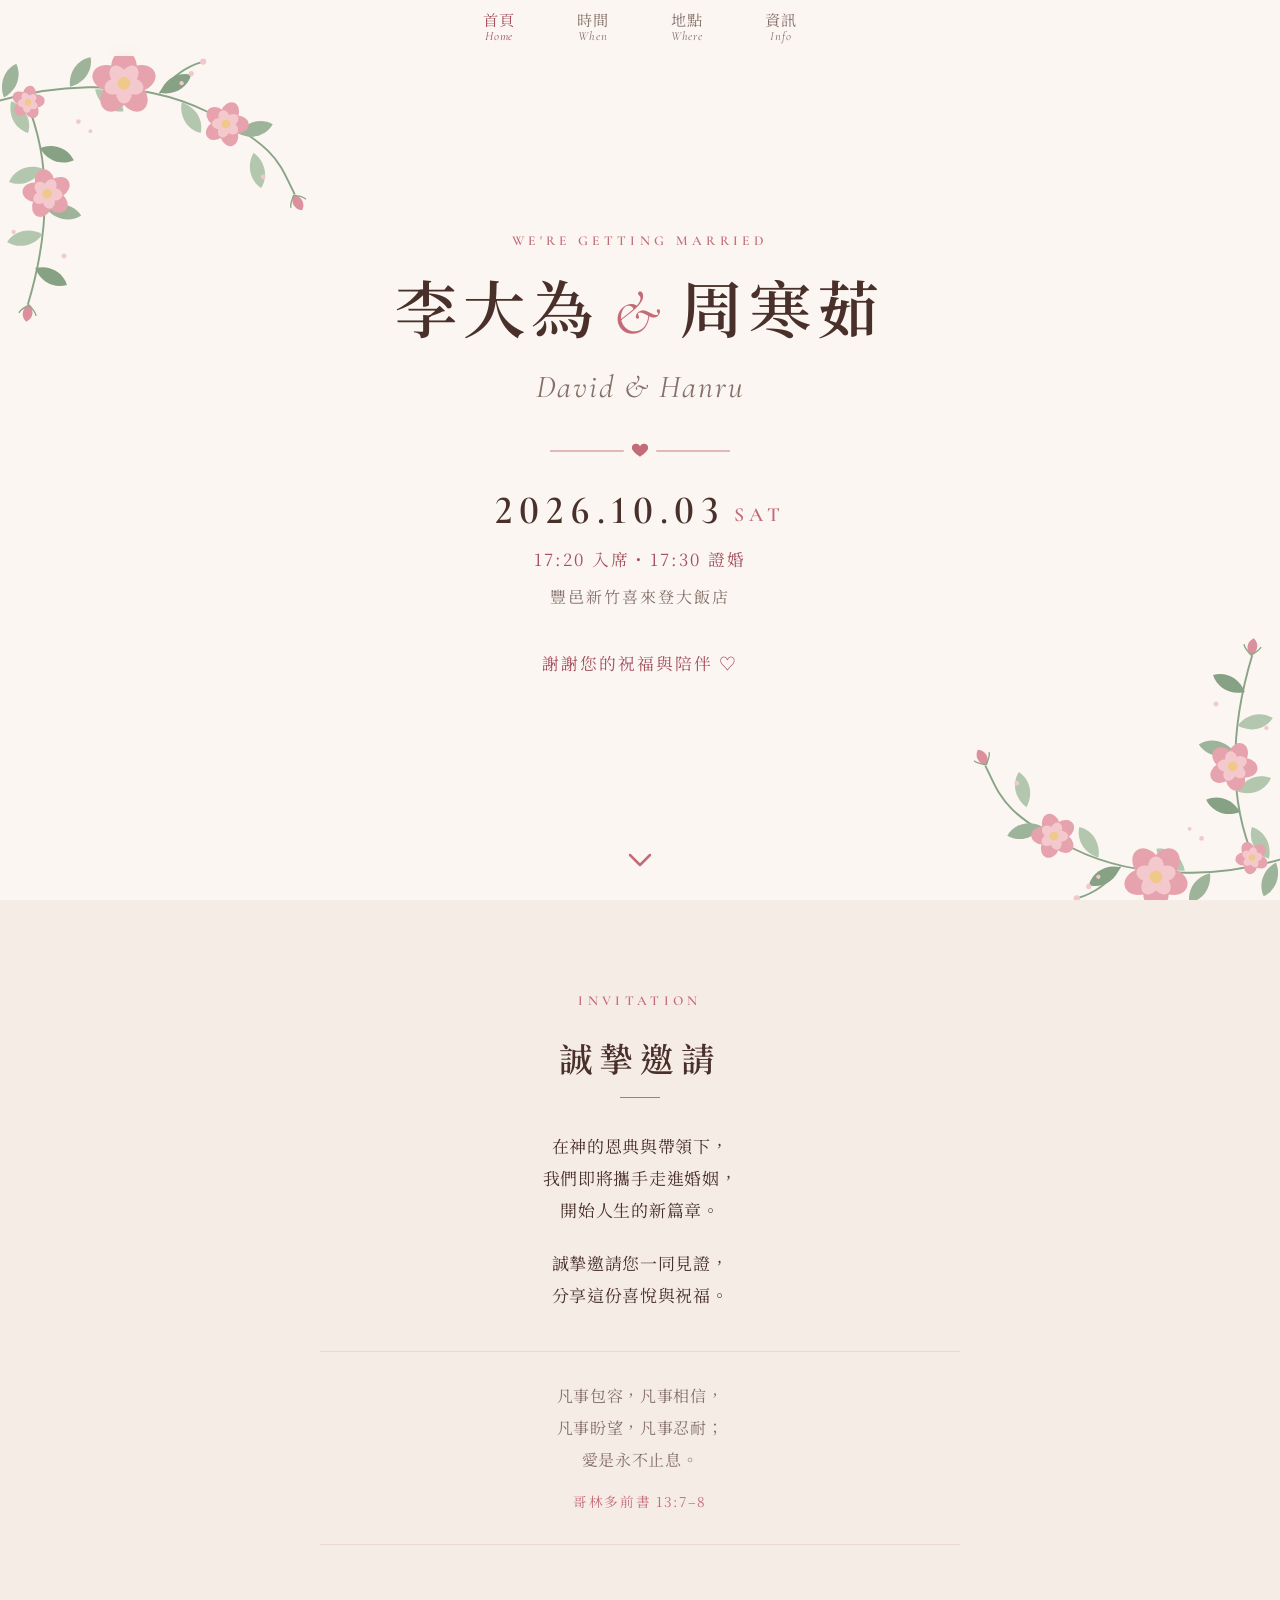
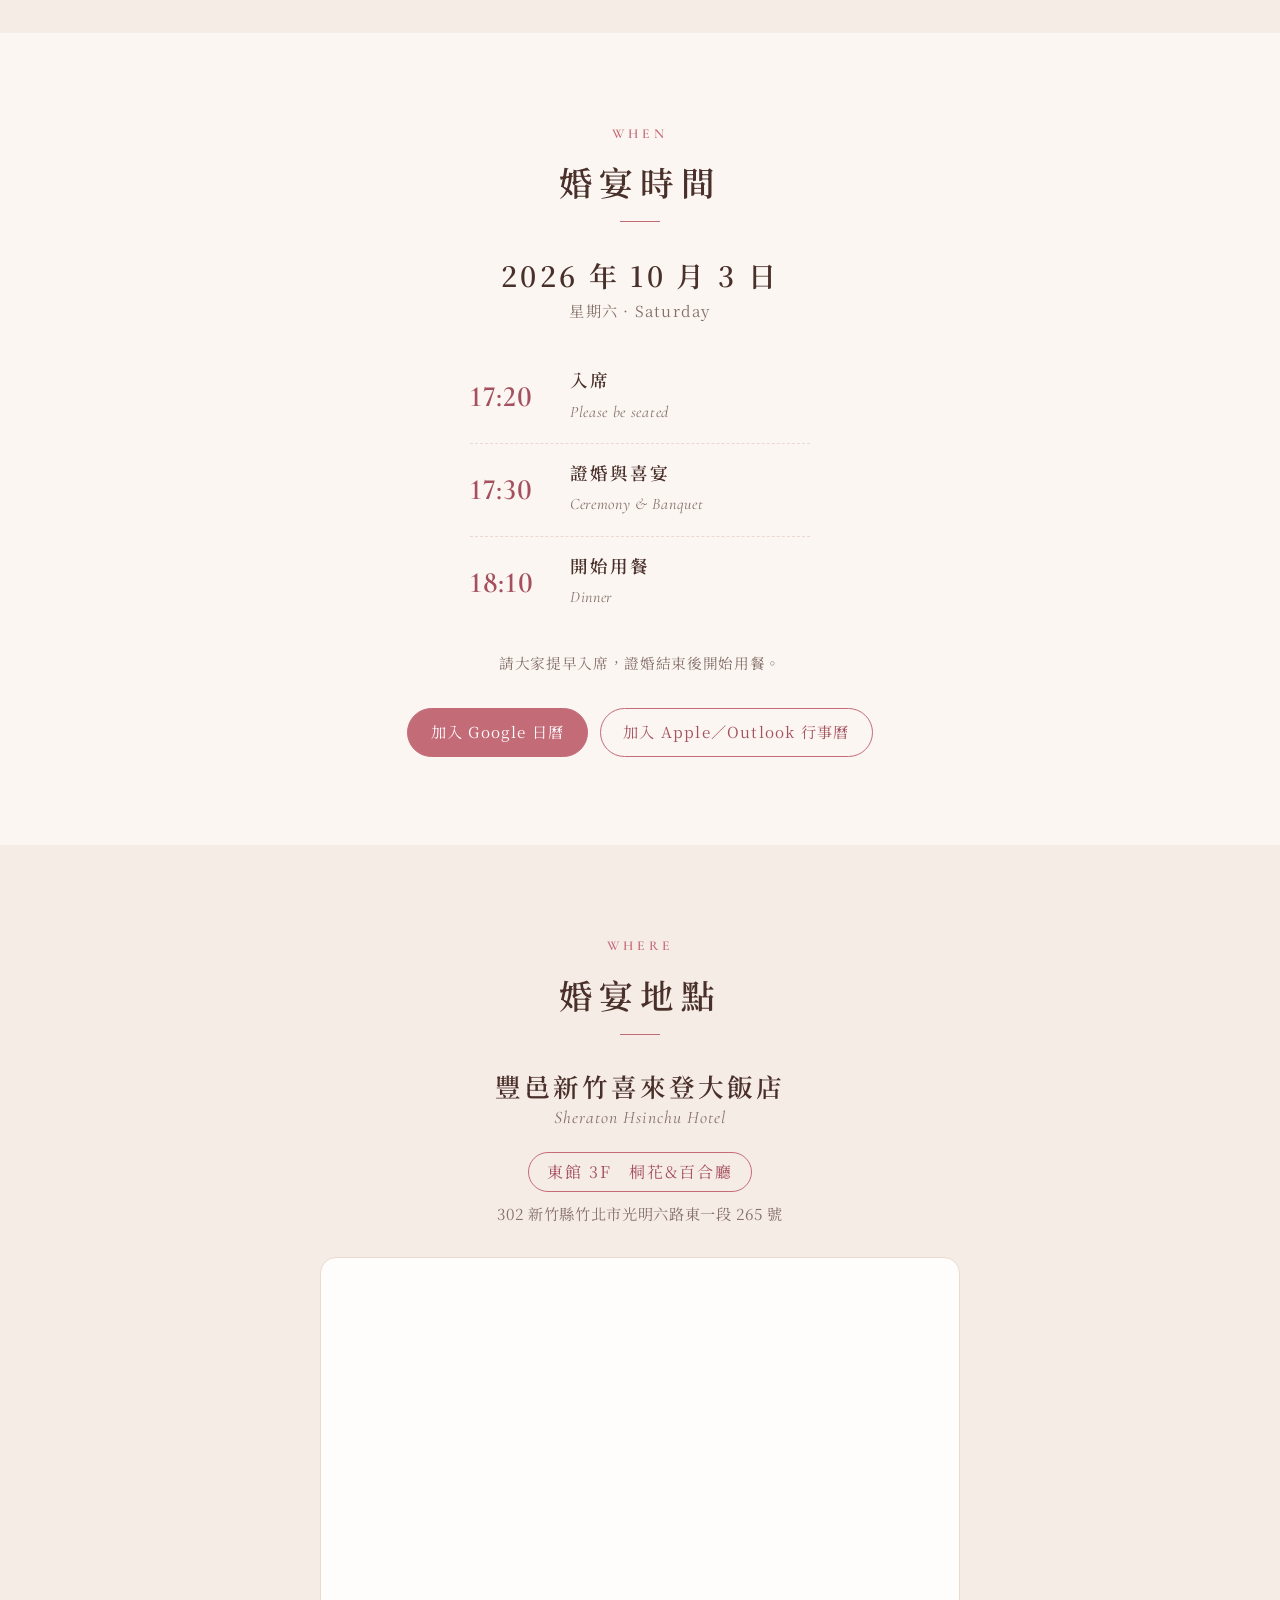
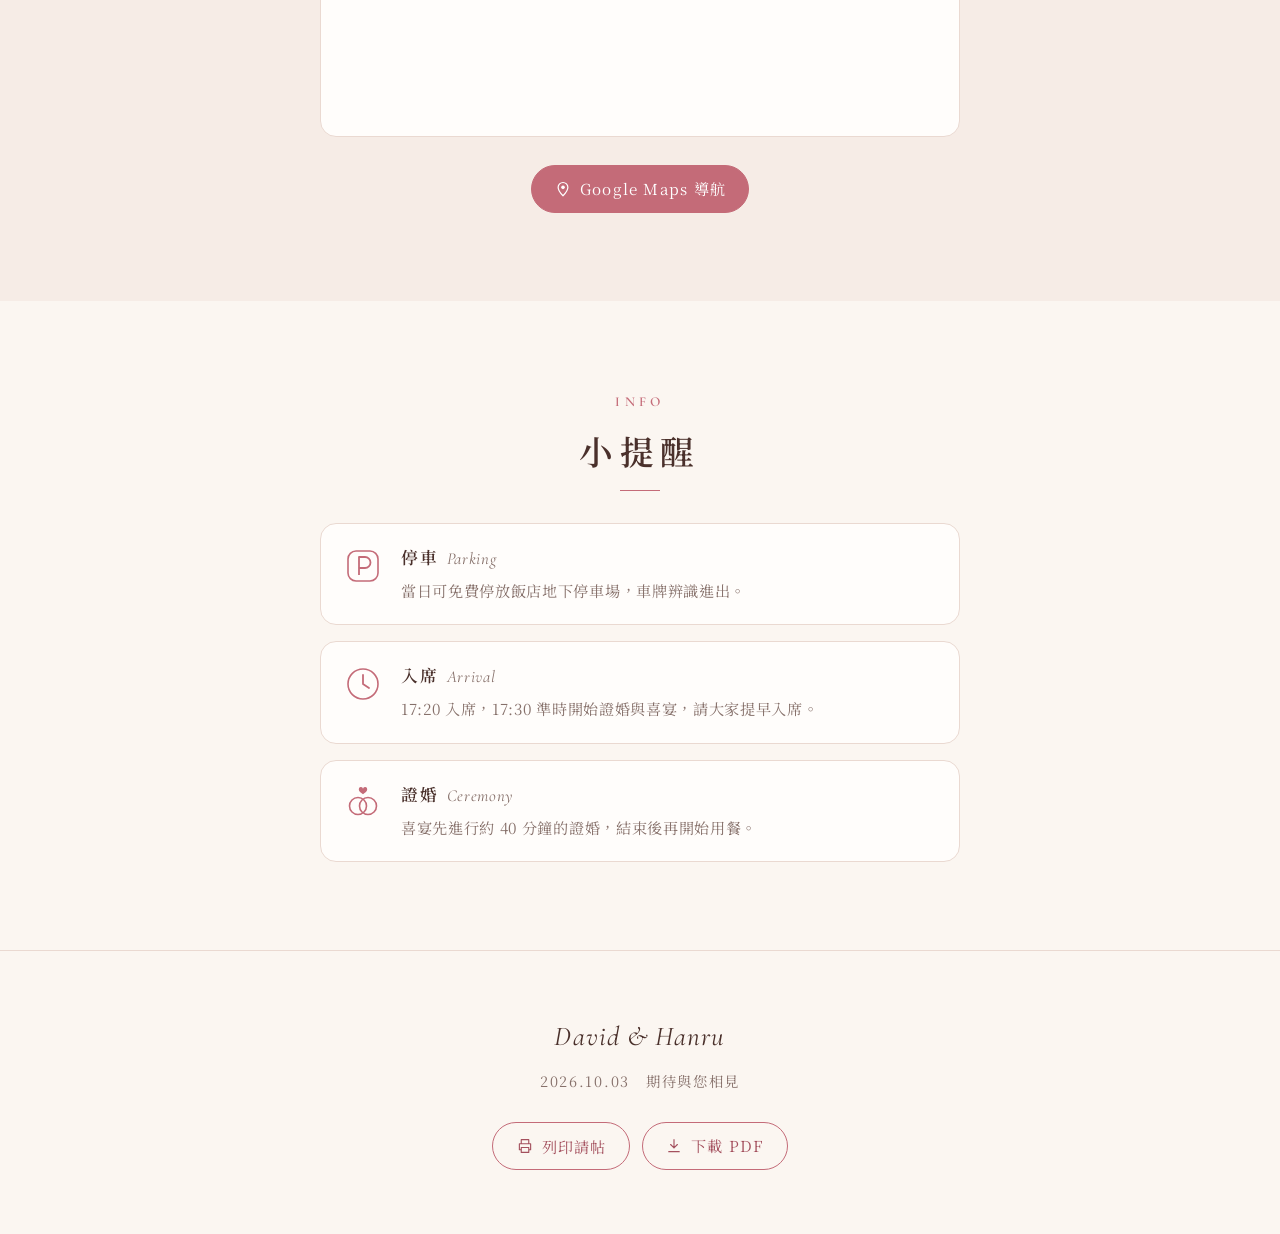
<file: index.html>
<!doctype html>
<html lang="zh-Hant-TW">
<head>
  <meta charset="utf-8">
  <meta name="viewport" content="width=device-width, initial-scale=1, viewport-fit=cover">
  <meta name="robots" content="noindex, nofollow">
  <meta name="theme-color" content="#fbf6f1">
  <title>李大為 &amp; 周寒茹 婚宴邀請｜David &amp; Hanru</title>
  <meta name="description" content="2026.10.03（六）17:20 入席、17:30 證婚，豐邑新竹喜來登大飯店 東館 3F 桐花&amp;百合廳。誠摯邀請您一同見證我們的婚禮。">

  <meta property="og:type" content="website">
  <meta property="og:url" content="https://freya-and-david.github.io/Taiwan-Wedding-2026-10-03/">
  <meta property="og:title" content="李大為 &amp; 周寒茹 婚宴邀請">
  <meta property="og:description" content="2026.10.03（六）17:20 入席、17:30 證婚｜豐邑新竹喜來登大飯店">
  <meta property="og:image" content="https://freya-and-david.github.io/Taiwan-Wedding-2026-10-03/assets/img/og-image.png">
  <meta property="og:image:width" content="1200">
  <meta property="og:image:height" content="630">
  <meta name="twitter:card" content="summary_large_image">

  <link rel="icon" href="assets/img/favicon.svg" type="image/svg+xml">
  <link rel="preconnect" href="https://fonts.googleapis.com">
  <link rel="preconnect" href="https://fonts.gstatic.com" crossorigin>
  <link rel="stylesheet" href="https://fonts.googleapis.com/css2?family=Cormorant+Garamond:ital,wght@0,500;0,600;1,400;1,500&amp;family=Noto+Serif+TC:wght@400;600&amp;display=swap">
  <link rel="stylesheet" href="assets/css/style.css">
  <script>document.documentElement.classList.add('js')</script>
</head>
<body>
  <header class="nav" id="nav">
    <nav aria-label="主選單">
      <ul>
        <li><a href="#home">首頁<small>Home</small></a></li>
        <li><a href="#when">時間<small>When</small></a></li>
        <li><a href="#where">地點<small>Where</small></a></li>
        <li><a href="#info">資訊<small>Info</small></a></li>
      </ul>
    </nav>
  </header>

  <main>
    <section id="home" class="hero">
      <img class="floral floral--tl" src="assets/img/floral.svg" alt="">
      <img class="floral floral--br" src="assets/img/floral.svg" alt="">

      <div class="hero-inner">
        <p class="eyebrow">We're getting married</p>
        <h1 class="names">李大為<span class="amp">&amp;</span>周寒茹</h1>
        <p class="names-en">David &amp; Hanru</p>

        <svg class="divider" viewBox="0 0 200 20" aria-hidden="true">
          <path d="M0 10h82M118 10h82" stroke="currentColor" stroke-width="1"/>
          <path d="M100 16.5c-5-3.6-9-6.6-9-10a4.6 4.6 0 0 1 9-1.4 4.6 4.6 0 0 1 9 1.4c0 3.4-4 6.4-9 10z" fill="currentColor"/>
        </svg>

        <p class="hero-date"><time datetime="2026-10-03T17:30+08:00">2026.10.03</time><span>SAT</span></p>
        <p class="hero-time">17:20 入席・17:30 證婚</p>
        <p class="hero-venue">豐邑新竹喜來登大飯店</p>

        <div class="countdown" id="countdown" role="timer" aria-label="距離婚宴倒數">
          <div><span data-unit="days">--</span><small>天</small></div>
          <div><span data-unit="hours">--</span><small>時</small></div>
          <div><span data-unit="minutes">--</span><small>分</small></div>
          <div><span data-unit="seconds">--</span><small>秒</small></div>
        </div>
        <p class="countdown-msg" id="countdown-msg" hidden></p>
      </div>

      <a class="scroll-cue" href="#invite" aria-label="往下看邀請">
        <svg viewBox="0 0 24 24" aria-hidden="true"><path d="M6 9l6 6 6-6" fill="none" stroke="currentColor" stroke-width="1.5" stroke-linecap="round" stroke-linejoin="round"/></svg>
      </a>
    </section>

    <section id="invite" class="section section--alt invite">
      <div class="reveal">
        <p class="eyebrow">Invitation</p>
        <h2>誠摯邀請</h2>
        <p>在神的恩典與帶領下，<br>我們即將攜手走進婚姻，<br>開始人生的新篇章。</p>
        <p>誠摯邀請您一同見證，<br>分享這份喜悅與祝福。</p>
        <blockquote class="verse">
          凡事包容，凡事相信，<br>凡事盼望，凡事忍耐；<br>愛是永不止息。
          <cite>哥林多前書 13:7–8</cite>
        </blockquote>
      </div>
    </section>

    <section id="when" class="section when">
      <div class="reveal">
        <p class="eyebrow">When</p>
        <h2>婚宴時間</h2>
        <p class="big-date">2026 年 10 月 3 日<span>星期六 · Saturday</span></p>
        <ol class="timeline">
          <li><time datetime="2026-10-03T17:20+08:00">17:20</time><div><strong>入席</strong><span>Please be seated</span></div></li>
          <li><time datetime="2026-10-03T17:30+08:00">17:30</time><div><strong>證婚與喜宴</strong><span>Ceremony &amp; Banquet</span></div></li>
          <li><time datetime="2026-10-03T18:10+08:00">18:10</time><div><strong>開始用餐</strong><span>Dinner</span></div></li>
        </ol>
        <p class="timeline-note">請大家提早入席，證婚結束後開始用餐。</p>
        <div class="actions">
          <a class="btn" href="https://calendar.google.com/calendar/render?action=TEMPLATE&amp;text=%E6%9D%8E%E5%A4%A7%E7%82%BA%20%26%20%E5%91%A8%E5%AF%92%E8%8C%B9%20%E5%A9%9A%E5%AE%B4&amp;dates=20261003T092000Z%2F20261003T133000Z&amp;ctz=Asia%2FTaipei&amp;location=%E8%B1%90%E9%82%91%E6%96%B0%E7%AB%B9%E5%96%9C%E4%BE%86%E7%99%BB%E5%A4%A7%E9%A3%AF%E5%BA%97%20%E6%9D%B1%E9%A4%A83F%20%E6%A1%90%E8%8A%B1%26%E7%99%BE%E5%90%88%E5%BB%B3%2C%20302%E6%96%B0%E7%AB%B9%E7%B8%A3%E7%AB%B9%E5%8C%97%E5%B8%82%E5%85%89%E6%98%8E%E5%85%AD%E8%B7%AF%E6%9D%B1%E4%B8%80%E6%AE%B5265%E8%99%9F&amp;details=17%3A20%20%E5%85%A5%E5%B8%AD%0A17%3A30%20%E8%AD%89%E5%A9%9A%E8%88%87%E5%96%9C%E5%AE%B4%0A18%3A10%20%E9%96%8B%E5%A7%8B%E7%94%A8%E9%A4%90%0A%0A%E9%9B%BB%E5%AD%90%E8%AB%8B%E5%B8%96%EF%BC%9Ahttps%3A%2F%2Ffreya-and-david.github.io%2FTaiwan-Wedding-2026-10-03%2F" target="_blank" rel="noopener">加入 Google 日曆</a>
          <a class="btn btn--ghost" href="wedding.ics" download="David-Hanru-Wedding.ics">加入 Apple／Outlook 行事曆</a>
        </div>
      </div>
    </section>

    <section id="where" class="section section--alt where">
      <div class="reveal">
        <p class="eyebrow">Where</p>
        <h2>婚宴地點</h2>
        <p class="venue-name">豐邑新竹喜來登大飯店<span>Sheraton Hsinchu Hotel</span></p>
        <p class="venue-hall">東館 3F　桐花&amp;百合廳</p>
        <address>302 新竹縣竹北市光明六路東一段 265 號</address>
        <div class="map">
          <iframe src="https://www.google.com/maps?q=%E6%96%B0%E7%AB%B9%E5%96%9C%E4%BE%86%E7%99%BB%E5%A4%A7%E9%A3%AF%E5%BA%97&amp;hl=zh-TW&amp;z=16&amp;output=embed" title="豐邑新竹喜來登大飯店地圖" loading="lazy" referrerpolicy="no-referrer-when-downgrade" allowfullscreen></iframe>
        </div>
        <div class="actions">
          <a class="btn" href="https://maps.app.goo.gl/3fV4T5KFvvnu1m119" target="_blank" rel="noopener">
            <svg viewBox="0 0 24 24" aria-hidden="true"><path d="M12 21s-6.5-6.2-6.5-11.2a6.5 6.5 0 0 1 13 0C18.5 14.8 12 21 12 21z" fill="none" stroke="currentColor" stroke-width="1.6"/><circle cx="12" cy="9.8" r="2.4" fill="currentColor"/></svg>
            Google Maps 導航
          </a>
        </div>
      </div>
    </section>

    <section id="info" class="section info">
      <div class="reveal">
        <p class="eyebrow">Info</p>
        <h2>小提醒</h2>
        <ul class="info-list">
          <li>
            <svg viewBox="0 0 44 44" aria-hidden="true"><rect x="7" y="7" width="30" height="30" rx="8" fill="none" stroke="currentColor" stroke-width="1.6"/><path d="M18 31V13h6a5.5 5.5 0 0 1 0 11h-6" fill="none" stroke="currentColor" stroke-width="1.8" stroke-linejoin="round"/></svg>
            <div>
              <h3>停車<span>Parking</span></h3>
              <p>當日可免費停放飯店地下停車場，車牌辨識進出。</p>
            </div>
          </li>
          <li>
            <svg viewBox="0 0 44 44" aria-hidden="true"><circle cx="22" cy="22" r="15" fill="none" stroke="currentColor" stroke-width="1.6"/><path d="M22 13v9l6 4" fill="none" stroke="currentColor" stroke-width="1.8" stroke-linecap="round" stroke-linejoin="round"/></svg>
            <div>
              <h3>入席<span>Arrival</span></h3>
              <p>17:20 入席，17:30 準時開始證婚與喜宴，請大家提早入席。</p>
            </div>
          </li>
          <li>
            <svg viewBox="0 0 44 44" aria-hidden="true"><circle cx="17" cy="25" r="8.5" fill="none" stroke="currentColor" stroke-width="1.6"/><circle cx="27" cy="25" r="8.5" fill="none" stroke="currentColor" stroke-width="1.6"/><path d="M22 13.2c-2.3-1.7-4.2-3.1-4.2-4.8a2.1 2.1 0 0 1 4.2-.6 2.1 2.1 0 0 1 4.2.6c0 1.7-1.9 3.1-4.2 4.8z" fill="currentColor"/></svg>
            <div>
              <h3>證婚<span>Ceremony</span></h3>
              <p>喜宴先進行約 40 分鐘的證婚，結束後再開始用餐。</p>
            </div>
          </li>
        </ul>
      </div>
    </section>
  </main>

  <footer class="footer">
    <div class="print-qr print-only">
      <img src="assets/img/qr.svg" alt="電子請帖 QR Code">
      <p>掃描查看地圖與最新資訊</p>
    </div>
    <div>
      <p class="sig">David &amp; Hanru</p>
      <p>2026.10.03　期待與您相見</p>
    </div>
    <div class="actions keepsake">
      <button type="button" class="btn btn--ghost" id="print-btn">
        <svg viewBox="0 0 24 24" aria-hidden="true"><path d="M7 9V3.5h10V9M7 17H4.5V9h15v8H17M7 14h10v6.5H7z" fill="none" stroke="currentColor" stroke-width="1.5" stroke-linejoin="round"/></svg>
        列印請帖
      </button>
      <a class="btn btn--ghost" href="invitation.pdf" download="David-Hanru-Wedding-Invitation.pdf">
        <svg viewBox="0 0 24 24" aria-hidden="true"><path d="M12 3.5v11M7.5 10l4.5 4.5 4.5-4.5M5 19.5h14" fill="none" stroke="currentColor" stroke-width="1.5" stroke-linecap="round" stroke-linejoin="round"/></svg>
        下載 PDF
      </a>
    </div>
  </footer>

  <script src="assets/js/main.js" defer></script>
</body>
</html>
</file>
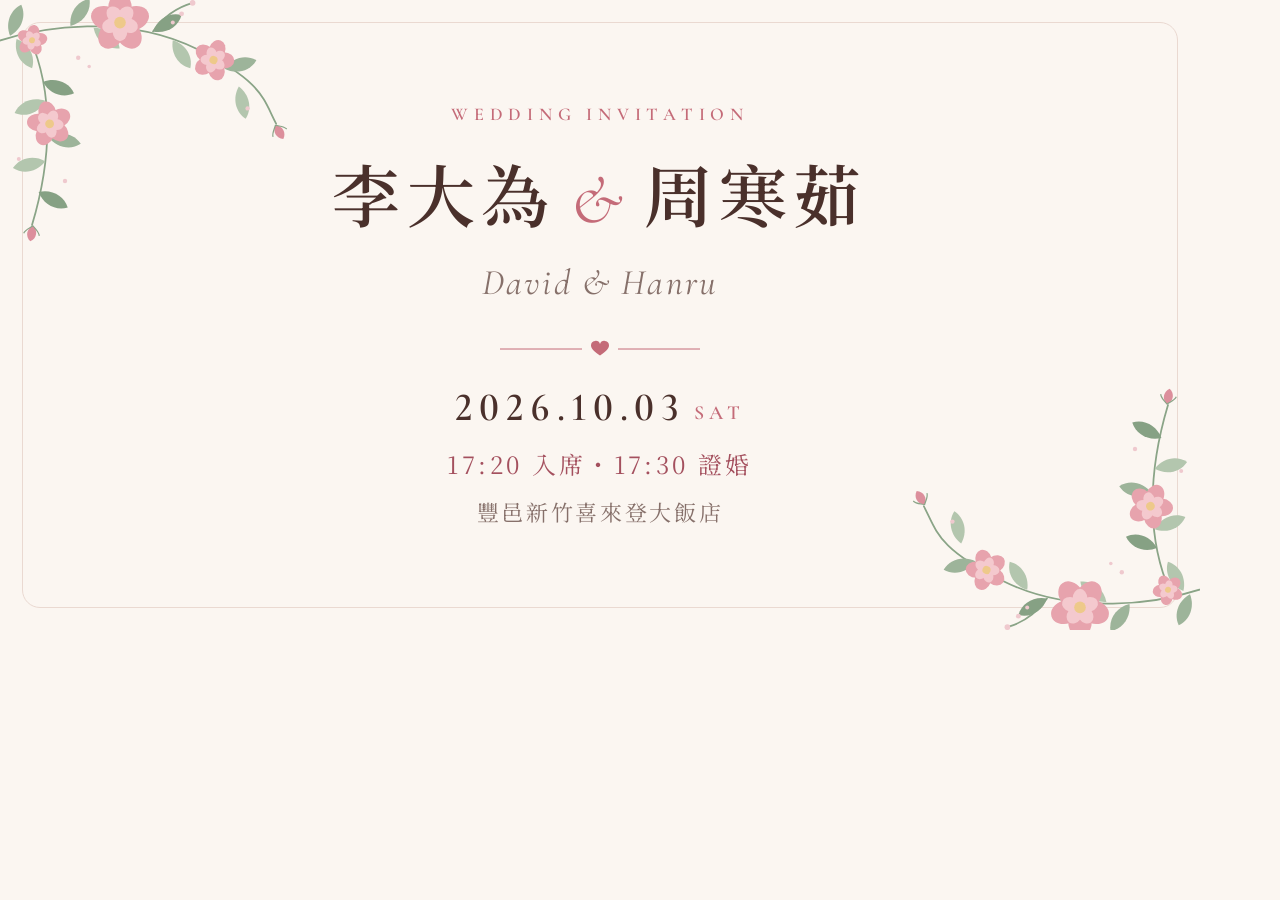
<file: og.html>
<!doctype html>
<!-- 分享預覽圖模板：以 1200×630 截圖成 assets/img/og-image.png（做法見 README） -->
<html lang="zh-Hant-TW">
<head>
  <meta charset="utf-8">
  <meta name="robots" content="noindex, nofollow">
  <title>OG image</title>
  <link rel="stylesheet" href="https://fonts.googleapis.com/css2?family=Cormorant+Garamond:ital,wght@0,500;0,600;1,400&amp;family=Noto+Serif+TC:wght@400;600&amp;display=block">
  <link rel="stylesheet" href="assets/css/style.css">
  <style>
    html, body { width: 1200px; height: 630px; margin: 0; overflow: hidden; }
    .card {
      position: relative;
      width: 1200px;
      height: 630px;
      display: flex;
      flex-direction: column;
      align-items: center;
      justify-content: center;
      text-align: center;
      background: var(--bg);
    }
    .card::before {
      content: "";
      position: absolute;
      inset: 22px;
      border: 1px solid var(--line);
      border-radius: 18px;
    }
    .card .floral { width: 330px; }
    .card .floral--tl { top: -6px; left: -12px; }
    .card .floral--br { right: -12px; bottom: -6px; }
    .card .eyebrow { font-size: 18px; margin-bottom: 18px; }
    .card .names { font-size: 68px; }
    .card .names-en { font-size: 36px; }
    .card .divider { width: 200px; margin: 22px auto; }
    .card .hero-date { font-size: 40px; }
    .card .hero-time { font-size: 24px; margin-top: 8px; }
    .card .hero-venue { font-size: 22px; margin-top: 4px; }
  </style>
</head>
<body>
  <div class="card">
    <img class="floral floral--tl" src="assets/img/floral.svg" alt="">
    <img class="floral floral--br" src="assets/img/floral.svg" alt="">
    <p class="eyebrow">Wedding Invitation</p>
    <h1 class="names">李大為<span class="amp">&amp;</span>周寒茹</h1>
    <p class="names-en">David &amp; Hanru</p>
    <svg class="divider" viewBox="0 0 200 20" aria-hidden="true">
      <path d="M0 10h82M118 10h82" stroke="currentColor" stroke-width="1"/>
      <path d="M100 16.5c-5-3.6-9-6.6-9-10a4.6 4.6 0 0 1 9-1.4 4.6 4.6 0 0 1 9 1.4c0 3.4-4 6.4-9 10z" fill="currentColor"/>
    </svg>
    <p class="hero-date">2026.10.03<span>SAT</span></p>
    <p class="hero-time">17:20 入席・17:30 證婚</p>
    <p class="hero-venue">豐邑新竹喜來登大飯店</p>
  </div>
</body>
</html>
</file>
<file: assets/css/style.css>
:root {
  --bg: #fbf6f1;
  --bg-alt: #f6ece6;
  --surface: #fffdfb;
  --text: #4a302b;
  --muted: #86706a;
  --rose: #c46b78;
  --rose-deep: #a4505e;
  --line: #ead9d1;
  --serif-tc: "Noto Serif TC", "Songti TC", "PMingLiU", serif;
  --serif-en: "Cormorant Garamond", "Times New Roman", serif;
  --nav-h: 56px;
  color-scheme: light;
}

* { box-sizing: border-box; }

html {
  scroll-behavior: smooth;
  scroll-padding-top: var(--nav-h);
  -webkit-text-size-adjust: 100%;
}

body {
  margin: 0;
  background: var(--bg);
  color: var(--text);
  font-family: var(--serif-tc);
  font-size: 17px;
  line-height: 1.9;
  letter-spacing: .04em;
  -webkit-font-smoothing: antialiased;
}

img, svg, iframe { display: block; max-width: 100%; }
a { color: inherit; }

/* ---------- Nav ---------- */

.nav {
  position: fixed;
  inset: 0 0 auto;
  z-index: 10;
  height: var(--nav-h);
  display: flex;
  align-items: center;
  justify-content: center;
  padding-top: env(safe-area-inset-top);
  background: rgba(251, 246, 241, .85);
  -webkit-backdrop-filter: saturate(1.4) blur(10px);
  backdrop-filter: saturate(1.4) blur(10px);
  border-bottom: 1px solid transparent;
  transition: border-color .3s;
}
.nav.is-scrolled { border-bottom-color: var(--line); }

.nav ul {
  display: flex;
  gap: clamp(.25rem, 3vw, 2.5rem);
  list-style: none;
  margin: 0;
  padding: 0 16px;
}

.nav a {
  display: flex;
  flex-direction: column;
  align-items: center;
  padding: 4px 12px;
  line-height: 1.25;
  font-size: .95rem;
  color: var(--muted);
  text-decoration: none;
  transition: color .2s;
}
.nav a small {
  font-family: var(--serif-en);
  font-style: italic;
  font-size: .78rem;
  letter-spacing: .06em;
}
.nav a:hover,
.nav a.is-active { color: var(--rose-deep); }

/* ---------- Shared ---------- */

.eyebrow {
  margin: 0 0 .75rem;
  font-family: var(--serif-en);
  font-size: .85rem;
  font-weight: 600;
  letter-spacing: .32em;
  text-transform: uppercase;
  color: var(--rose);
}

.btn {
  display: inline-flex;
  align-items: center;
  justify-content: center;
  gap: .5rem;
  min-height: 46px;
  padding: .55rem 1.4rem;
  border: 1px solid var(--rose);
  border-radius: 999px;
  background: var(--rose);
  color: #fff;
  font-size: .95rem;
  letter-spacing: .08em;
  text-decoration: none;
  transition: background .2s, border-color .2s, color .2s;
}
button.btn { font-family: inherit; cursor: pointer; }
.btn svg { width: 18px; height: 18px; }
.btn:hover { background: var(--rose-deep); border-color: var(--rose-deep); }
.btn--ghost { background: transparent; color: var(--rose-deep); }
.btn--ghost:hover { background: var(--rose); color: #fff; }

a:focus-visible {
  outline: 2px solid var(--rose-deep);
  outline-offset: 3px;
  border-radius: 6px;
}

.actions {
  display: flex;
  flex-wrap: wrap;
  justify-content: center;
  gap: .75rem;
}

/* ---------- Hero ---------- */

.hero {
  position: relative;
  min-height: 100vh;
  min-height: 100svh;
  display: flex;
  flex-direction: column;
  align-items: center;
  justify-content: center;
  padding: calc(var(--nav-h) + 40px) 16px 88px;
  text-align: center;
  overflow: hidden;
}

/* 放 assets/img/hero.jpg 之後，在 hero section 加上 has-photo class */
.hero.has-photo {
  background:
    linear-gradient(rgba(251, 246, 241, .78), rgba(251, 246, 241, .9)),
    url("../img/hero.jpg") center / cover no-repeat;
}

.hero-inner { position: relative; z-index: 1; }

.floral {
  position: absolute;
  width: clamp(170px, 44vw, 360px);
  pointer-events: none;
  user-select: none;
}
.floral--tl { top: calc(var(--nav-h) - 4px); left: -20px; }
.floral--br { right: -20px; bottom: -8px; transform: rotate(180deg); }

.names {
  margin: 0;
  font-size: clamp(2.1rem, 9vw, 3.9rem);
  font-weight: 600;
  line-height: 1.3;
  letter-spacing: .1em;
}
.names .amp {
  margin: 0 .22em;
  font-family: var(--serif-en);
  font-style: italic;
  font-weight: 400;
  color: var(--rose);
}

.names-en {
  margin: .2rem 0 0;
  font-family: var(--serif-en);
  font-style: italic;
  font-size: clamp(1.45rem, 5.5vw, 2rem);
  letter-spacing: .06em;
  color: var(--muted);
}

.divider {
  width: 180px;
  margin: 1.5rem auto;
  color: var(--rose);
}

.hero-date {
  margin: 0;
  font-family: var(--serif-en);
  font-size: clamp(1.7rem, 7vw, 2.5rem);
  font-weight: 600;
  font-variant-numeric: lining-nums;
  letter-spacing: .16em;
  line-height: 1.3;
}
.hero-date span {
  margin-left: .5em;
  font-size: .5em;
  letter-spacing: .25em;
  color: var(--rose);
  vertical-align: middle;
}

.hero-time {
  margin: .5rem 0 0;
  font-size: 1.05rem;
  letter-spacing: .14em;
  color: var(--rose-deep);
}

.hero-venue {
  margin: .4rem 0 0;
  font-size: 1rem;
  letter-spacing: .12em;
  color: var(--muted);
}

.countdown {
  display: flex;
  justify-content: center;
  gap: clamp(.5rem, 3vw, 1rem);
  margin-top: 2.25rem;
}
.countdown[hidden] { display: none; }
.countdown div {
  display: flex;
  flex-direction: column;
  align-items: center;
  min-width: 66px;
  padding: .55rem .4rem .45rem;
  border: 1px solid var(--line);
  border-radius: 14px;
  background: var(--surface);
}
.countdown span {
  font-family: var(--serif-en);
  font-size: 1.9rem;
  font-weight: 600;
  font-variant-numeric: lining-nums tabular-nums;
  line-height: 1.15;
  color: var(--rose-deep);
}
.countdown small {
  font-size: .75rem;
  line-height: 1.5;
  color: var(--muted);
}

.countdown-msg {
  margin: 2.25rem 0 0;
  font-size: 1.05rem;
  letter-spacing: .12em;
  color: var(--rose-deep);
}

.scroll-cue {
  position: absolute;
  bottom: 20px;
  left: 50%;
  z-index: 1;
  width: 40px;
  height: 40px;
  margin-left: -20px;
  color: var(--rose);
  animation: bob 2.4s ease-in-out infinite;
}
@keyframes bob {
  0%, 100% { transform: translateY(0); }
  50% { transform: translateY(6px); }
}

/* ---------- Sections ---------- */

.section {
  padding: 88px 16px;
  text-align: center;
}
.section--alt { background: var(--bg-alt); }
.section > div { max-width: 640px; margin: 0 auto; }

.section h2 {
  margin: 0 0 2rem;
  font-size: clamp(1.6rem, 6vw, 2.1rem);
  font-weight: 600;
  letter-spacing: .2em;
  line-height: 1.4;
}
.section h2::after {
  content: "";
  display: block;
  width: 40px;
  height: 1px;
  margin: 1rem auto 0;
  background: var(--rose);
}

/* Invitation */
.invite p { margin: 0 0 1.25rem; }

.verse {
  margin: 2.5rem auto 0;
  padding: 1.75rem 0;
  border-top: 1px solid var(--line);
  border-bottom: 1px solid var(--line);
  font-size: 1rem;
  line-height: 2;
  color: var(--muted);
}
.verse cite {
  display: block;
  margin-top: .75rem;
  font-size: .85rem;
  font-style: normal;
  letter-spacing: .12em;
  color: var(--rose);
}

/* When */
.big-date {
  margin: 0 0 1.75rem;
  font-size: clamp(1.35rem, 5.5vw, 1.75rem);
  font-weight: 600;
  letter-spacing: .12em;
  line-height: 1.5;
}
.big-date span {
  display: block;
  margin-top: .25rem;
  font-size: .95rem;
  font-weight: 400;
  letter-spacing: .08em;
  color: var(--muted);
}

.timeline {
  max-width: 340px;
  margin: 0 auto 1.25rem;
  padding: 0;
  list-style: none;
  text-align: left;
}
.timeline li {
  display: grid;
  grid-template-columns: 5.25rem 1fr;
  align-items: center;
  gap: 1rem;
  padding: 1rem 0;
  border-bottom: 1px dashed var(--line);
}
.timeline li:last-child { border-bottom: 0; }
.timeline time {
  font-family: var(--serif-en);
  font-size: 1.85rem;
  font-weight: 600;
  font-variant-numeric: lining-nums;
  line-height: 1;
  color: var(--rose-deep);
}
.timeline strong {
  display: block;
  font-size: 1.1rem;
  font-weight: 600;
  letter-spacing: .12em;
  line-height: 1.5;
}
.timeline div span {
  font-family: var(--serif-en);
  font-style: italic;
  font-size: 1rem;
  color: var(--muted);
}

.timeline-note {
  margin: 0 0 2rem;
  font-size: .92rem;
  color: var(--muted);
}

/* Where */
.venue-name {
  margin: 0;
  font-size: clamp(1.3rem, 5.2vw, 1.6rem);
  font-weight: 600;
  letter-spacing: .12em;
  line-height: 1.5;
}
.venue-name span {
  display: block;
  font-family: var(--serif-en);
  font-style: italic;
  font-size: 1.1rem;
  font-weight: 400;
  letter-spacing: .06em;
  color: var(--muted);
}

.venue-hall {
  display: inline-block;
  margin: 1.25rem 0 .5rem;
  padding: .25rem 1.1rem;
  border: 1px solid var(--rose);
  border-radius: 999px;
  font-size: 1rem;
  letter-spacing: .12em;
  color: var(--rose-deep);
}

address {
  margin-bottom: 1.75rem;
  font-size: .95rem;
  font-style: normal;
  color: var(--muted);
}

.map {
  aspect-ratio: 4 / 3;
  margin-bottom: 1.75rem;
  overflow: hidden;
  border: 1px solid var(--line);
  border-radius: 16px;
  background: var(--surface);
}
.map iframe { width: 100%; height: 100%; border: 0; }

/* Info */
.info-list {
  display: grid;
  gap: 1rem;
  margin: 0;
  padding: 0;
  list-style: none;
  text-align: left;
}
.info-list li {
  display: grid;
  grid-template-columns: 44px 1fr;
  align-items: start;
  gap: 1rem;
  padding: 1.25rem;
  border: 1px solid var(--line);
  border-radius: 16px;
  background: var(--surface);
}
.info-list svg { width: 44px; height: 44px; color: var(--rose); }
.info-list h3 {
  margin: 0;
  font-size: 1.05rem;
  font-weight: 600;
  letter-spacing: .1em;
  line-height: 1.6;
}
.info-list h3 span {
  margin-left: .5em;
  font-family: var(--serif-en);
  font-style: italic;
  font-weight: 400;
  letter-spacing: .04em;
  color: var(--muted);
}
.info-list p {
  margin: .25rem 0 0;
  font-size: .95rem;
  line-height: 1.8;
  color: var(--muted);
}

/* Footer */
.footer {
  padding: 56px 16px calc(64px + env(safe-area-inset-bottom));
  border-top: 1px solid var(--line);
  text-align: center;
  color: var(--muted);
}
.footer p { margin: .25rem 0; font-size: .9rem; letter-spacing: .12em; }
.footer .sig {
  font-family: var(--serif-en);
  font-style: italic;
  font-size: 1.7rem;
  letter-spacing: .04em;
  color: var(--text);
}
.keepsake { margin-top: 1.75rem; }

.print-only { display: none; }

/* ---------- Motion ---------- */

.js .reveal {
  opacity: 0;
  transform: translateY(18px);
  transition: opacity .8s ease, transform .8s ease;
}
.js .reveal.is-visible { opacity: 1; transform: none; }

@media (prefers-reduced-motion: reduce) {
  html { scroll-behavior: auto; }
  .scroll-cue { animation: none; }
  .js .reveal { opacity: 1; transform: none; transition: none; }
}

/* ---------- Print：排成一張 A4 ---------- */

@page { size: A4 portrait; margin: 0; }

@media print {
  :root { --bg: #fff; --bg-alt: #fff; --surface: #fff; }

  body {
    padding: 14mm 20mm 0;
    background: #fff;
    font-size: 10.5pt;
    line-height: 1.7;
  }
  body::before {
    content: "";
    position: fixed;
    inset: 7mm;
    border: .5pt solid var(--line);
    border-radius: 4mm;
  }

  .nav, .countdown, .countdown-msg, .scroll-cue, .map, .actions,
  .section .eyebrow { display: none !important; }
  .print-only { display: block; }
  .js .reveal { opacity: 1 !important; transform: none !important; transition: none !important; }

  main {
    display: grid;
    grid-template-columns: 1fr 1fr;
    column-gap: 8mm;
  }
  .hero, .invite, .info { grid-column: 1 / -1; }

  /* Hero */
  .hero { position: static; min-height: 0; padding: 0; overflow: visible; }
  .floral { position: fixed; width: 52mm; }
  .floral--tl { top: 0; left: 0; }
  .floral--br { right: 0; bottom: 0; }
  .eyebrow { margin-bottom: 1.5mm; font-size: 8pt; }
  .names { font-size: 30pt; }
  .names-en { font-size: 16pt; }
  .divider { width: 40mm; margin: 2.5mm auto; }
  .hero-date { font-size: 20pt; }
  .hero-time { margin-top: 1mm; font-size: 11pt; }
  .hero-venue { margin-top: .5mm; font-size: 10pt; }

  /* Sections */
  .section { padding: 0; margin-top: 6mm; }
  .section h2 { margin-bottom: 3mm; font-size: 13pt; }
  .section h2::after { width: 8mm; margin-top: 1.5mm; }

  .invite br { display: none; }
  .invite p { margin: 0 0 1mm; }
  .verse { margin-top: 3mm; padding: 2.5mm 0; font-size: 9.5pt; line-height: 1.8; }
  .verse cite { margin-top: .5mm; font-size: 8pt; }

  .big-date { margin-bottom: 1mm; font-size: 12pt; }
  .big-date span { margin-top: 0; font-size: 9pt; }
  .timeline {
    display: grid;
    grid-template-columns: repeat(3, 1fr);
    max-width: none;
    margin: 1.5mm 0 0;
  }
  .timeline li {
    grid-template-columns: 1fr;
    gap: .8mm;
    padding: 1mm 0;
    border-bottom: 0;
    text-align: center;
  }
  .timeline li + li { border-left: .5pt dashed var(--line); }
  .timeline time { font-size: 14pt; }
  .timeline strong { font-size: 10pt; line-height: 1.4; }
  .timeline div span { font-size: 8.5pt; line-height: 1.3; }
  .timeline-note { margin: 1.5mm 0 0; font-size: 8.5pt; }

  .venue-name { font-size: 12pt; }
  .venue-name span { font-size: 9.5pt; }
  .venue-hall { margin: 2.5mm 0 1.5mm; padding: .6mm 4mm; font-size: 9.5pt; }
  address { margin-bottom: 0; font-size: 9pt; }

  .info-list { grid-template-columns: repeat(3, 1fr); gap: 4mm; }
  .info-list li {
    grid-template-columns: 1fr;
    justify-items: center;
    gap: 1mm;
    padding: 3mm;
    border-radius: 3mm;
    text-align: center;
  }
  .info-list svg { width: 8mm; height: 8mm; }
  .info-list h3 { font-size: 10pt; }
  .info-list h3 span { display: block; margin: 0; font-size: 9pt; line-height: 1.3; }
  .info-list p { font-size: 8.5pt; line-height: 1.6; }

  /* Footer：QR code + 署名 */
  .footer {
    display: flex;
    align-items: center;
    justify-content: center;
    gap: 8mm;
    padding: 7mm 0 0;
    border: 0;
    text-align: left;
  }
  .print-qr { text-align: center; }
  .print-qr img { width: 22mm; height: 22mm; margin: 0 auto; }
  .print-qr p { margin: 1.5mm 0 0; font-size: 7.5pt; letter-spacing: .06em; }
  .footer p { font-size: 9pt; }
  .footer .sig { font-size: 18pt; }
}
</file>
